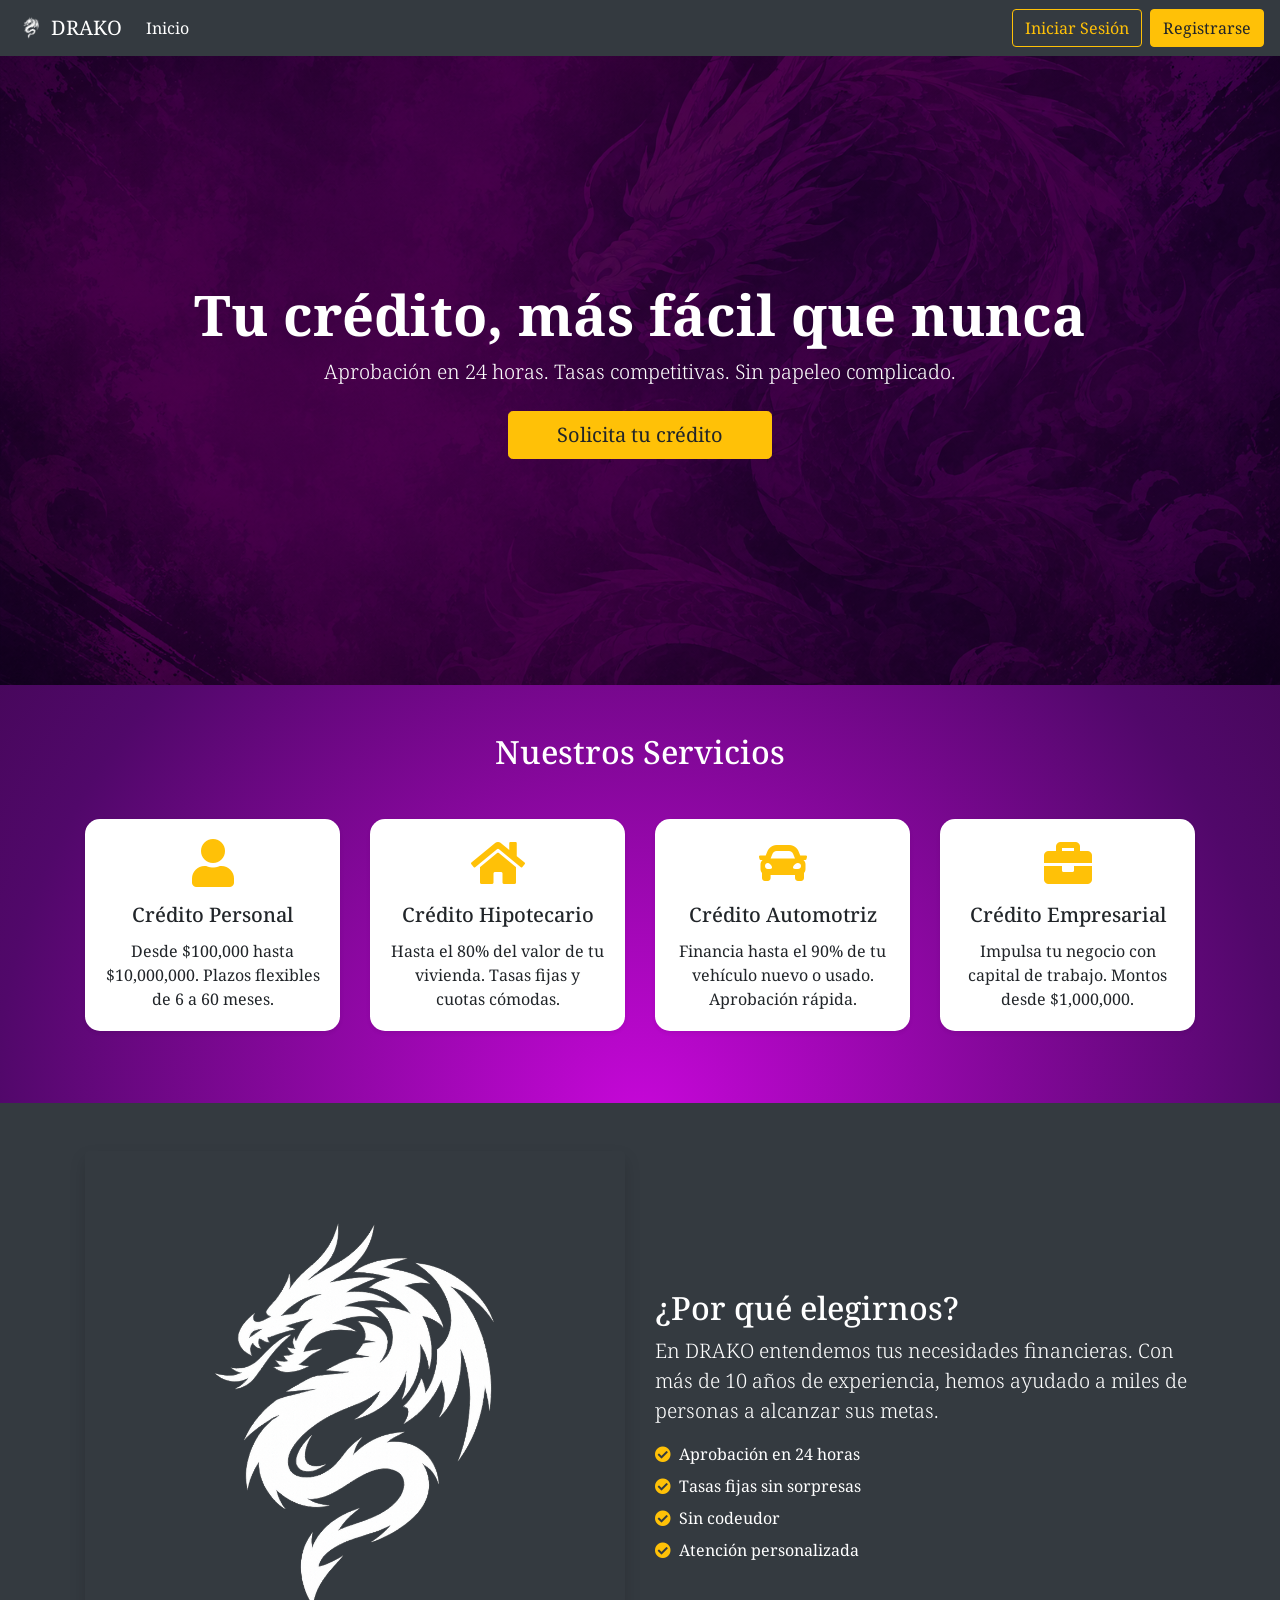
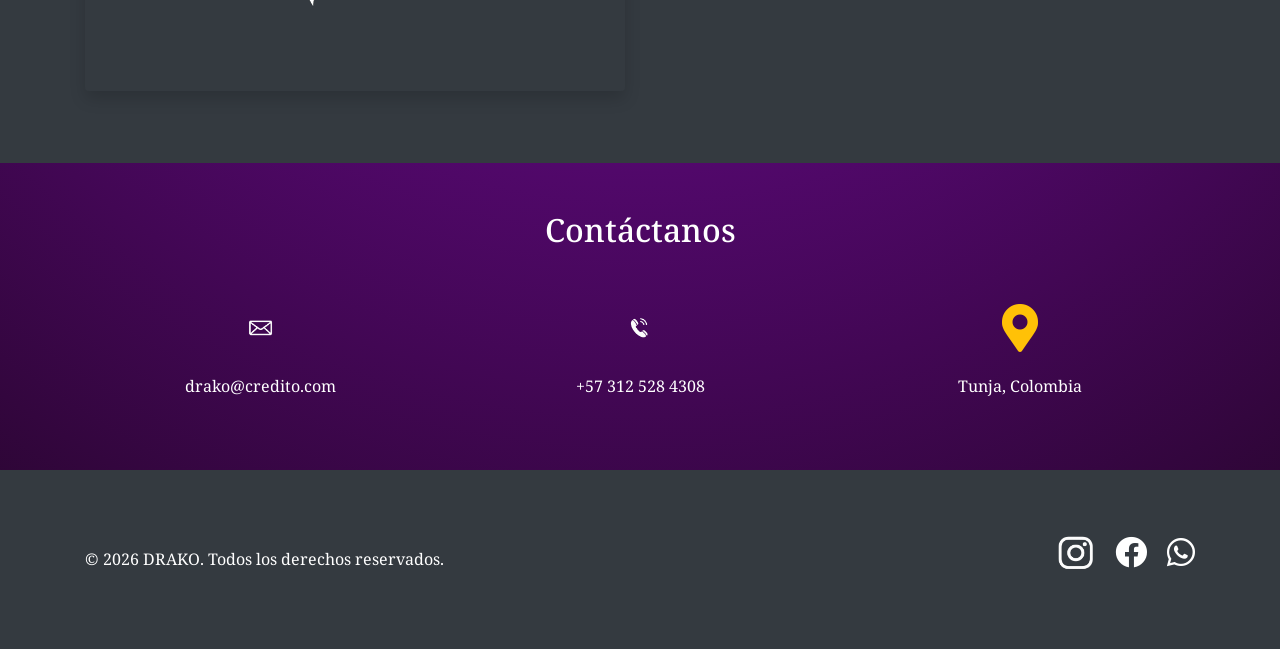
<file: index.html>
<!doctype html>
<html lang="es">
<head>
    <meta charset="utf-8">
    <meta name="viewport" content="width=device-width, initial-scale=1, shrink-to-fit=no">
    <link rel="stylesheet" href="https://cdn.jsdelivr.net/npm/bootstrap@4.6.2/dist/css/bootstrap.min.css" integrity="sha384-xOolHFLEh07PJGoPkLv1IbcEPTNtaed2xpHsD9ESMhqIYd0nLMwNLD69Npy4HI+N" crossorigin="anonymous">
    <link rel="stylesheet" href="./assets/fontawesome-free-5.15.4-web/css/all.min.css">
    <link rel="stylesheet" href="./css/styles.css">
    <title>DRAKO - Tu crédito fácil</title>
</head>
<body>

    <nav class="navbar navbar-expand-lg navbar-dark bg-dark fixed-top">
        <a class="navbar-brand" href="index.html">
            <img src="assets/logo.png" width="30" height="30" class="d-inline-block align-top rounded-circle" alt=""> DRAKO
        </a>
        <button class="navbar-toggler" type="button" data-toggle="collapse" data-target="#navbarNav">
            <span class="navbar-toggler-icon"></span>
        </button>
        <div class="collapse navbar-collapse" id="navbarNav">
            <ul class="navbar-nav mr-auto">
                <li class="nav-item active">
                    <a class="nav-link" href="index.html">Inicio</a>
                </li>
                <li class="nav-item" id="navMiPerfil" style="display:none;">
                    <a class="nav-link" href="perfil.html">Mi Perfil</a>
                </li>
            </ul>
            <div class="navbar-nav" id="navButtons">
                <a class="btn btn-outline-warning mr-2 mb-2 mb-lg-0" href="login.html">Iniciar Sesión</a>
                <a class="btn btn-warning" href="registro.html">Registrarse</a>
            </div>
        </div>
    </nav>

    <section class="hero d-flex align-items-center">
        <div class="container text-center">
            <h1 class="display-4 font-weight-bold">Tu crédito, más fácil que nunca</h1>
            <p class="lead mb-4">Aprobación en 24 horas. Tasas competitivas. Sin papeleo complicado.</p>
            <button onclick="solicitarCredito()" class="btn btn-warning btn-lg px-5">Solicita tu crédito</button>
        </div>
    </section>

    <section class="container py-5">
        <h2 class="text-center text-white mb-5">Nuestros Servicios</h2>
        <div class="row">
            <div class="col-lg-3 col-md-6 mb-4">
                <div class="card h-100 text-center shadow-sm">
                    <div class="card-body">
                        <i class="fas fa-user fa-3x text-warning mb-3"></i>
                        <h5 class="card-title">Crédito Personal</h5>
                        <p class="card-text">Desde $100,000 hasta $10,000,000. Plazos flexibles de 6 a 60 meses.</p>
                    </div>
                </div>
            </div>
            <div class="col-lg-3 col-md-6 mb-4">
                <a href="hipotecario.html" class="card-link d-block h-100">
                    <div class="card h-100 text-center shadow-sm">
                        <div class="card-body">
                            <i class="fas fa-home fa-3x text-warning mb-3"></i>
                            <h5 class="card-title">Crédito Hipotecario</h5>
                            <p class="card-text">Hasta el 80% del valor de tu vivienda. Tasas fijas y cuotas cómodas.</p>
                        </div>
                    </div>
                </a>
            </div>
            <div class="col-lg-3 col-md-6 mb-4">
                <div class="card h-100 text-center shadow-sm">
                    <div class="card-body">
                        <i class="fas fa-car fa-3x text-warning mb-3"></i>
                        <h5 class="card-title">Crédito Automotriz</h5>
                        <p class="card-text">Financia hasta el 90% de tu vehículo nuevo o usado. Aprobación rápida.</p>
                    </div>
                </div>
            </div>
            <div class="col-lg-3 col-md-6 mb-4">
                <div class="card h-100 text-center shadow-sm">
                    <div class="card-body">
                        <i class="fas fa-briefcase fa-3x text-warning mb-3"></i>
                        <h5 class="card-title">Crédito Empresarial</h5>
                        <p class="card-text">Impulsa tu negocio con capital de trabajo. Montos desde $1,000,000.</p>
                    </div>
                </div>
            </div>
        </div>
    </section>

    <section class="bg-dark py-5">
        <div class="container">
            <div class="row align-items-center">
                <div class="col-md-6 mb-4">
                    <img src="assets/logo.png" alt="Nuestro equipo" class="img-fluid rounded shadow">
                </div>
                <div class="col-md-6 text-white">
                    <h2>¿Por qué elegirnos?</h2>
                    <p class="lead">En DRAKO entendemos tus necesidades financieras. Con más de 10 años de experiencia, hemos ayudado a miles de personas a alcanzar sus metas.</p>
                    <ul class="list-unstyled">
                        <li class="mb-2"><i class="fas fa-check-circle text-warning mr-2"></i>Aprobación en 24 horas</li>
                        <li class="mb-2"><i class="fas fa-check-circle text-warning mr-2"></i>Tasas fijas sin sorpresas</li>
                        <li class="mb-2"><i class="fas fa-check-circle text-warning mr-2"></i>Sin codeudor</li>
                        <li class="mb-2"><i class="fas fa-check-circle text-warning mr-2"></i>Atención personalizada</li>
                    </ul>
                </div>
            </div>
        </div>
    </section>

    <section class="container py-5">
        <h2 class="text-center text-white mb-5">Contáctanos</h2>
        <div class="row justify-content-center">
            <div class="col-md-4 text-center text-white mb-4">
                <div class="contact-icon">
                    <img src="assets/correo.png" alt="Email">
                </div>
                <p class="mb-0">drako@credito.com</p>
            </div>
            <div class="col-md-4 text-center text-white mb-4">
                <div class="contact-icon">
                    <img src="assets/telefono.png" alt="Teléfono">
                </div>
                <p class="mb-0">+57 312 528 4308</p>
            </div>
            <div class="col-md-4 text-center text-white mb-4">
                <div class="contact-icon">
                    <i class="fas fa-map-marker-alt fa-3x text-warning"></i>
                </div>
                <p class="mb-0">Tunja, Colombia</p>
            </div>
        </div>
    </section>

    <footer class="bg-dark text-white py-4">
        <div class="container">
            <div class="row align-items-center">
                <div class="col-md-6 text-center text-md-left mb-3 mb-md-0">
                    <p class="mb-0">&copy; 2026 DRAKO. Todos los derechos reservados.</p>
                </div>
                <div class="col-md-6 text-center text-md-right">
                    <a href="#" class="text-white mr-3"><img src="assets/insta.png" alt="Instagram" class="footer-icon"></a>
                    <a href="#" class="text-white mr-3"><i class="fab fa-facebook fa-2x"></i></a>
                    <a href="#" class="text-white"><i class="fab fa-whatsapp fa-2x"></i></a>
                </div>
            </div>
        </div>
    </footer>

    <script src="https://cdn.jsdelivr.net/npm/jquery@3.5.1/dist/jquery.slim.min.js" integrity="sha384-DfXdz2htPH0lsSSs5nCTpuj/zy4C+OGpamoFVy38MVBnE+IbbVYUew+OrCXaRkfj" crossorigin="anonymous"></script>
    <script src="https://cdn.jsdelivr.net/npm/popper.js@1.16.1/dist/umd/popper.min.js" integrity="sha384-9/reFTGAW83EW2RDu2S0VKaIzap3H66lZH81PoYlFhbGU+6BZp6G7niu735Sk7lN" crossorigin="anonymous"></script>
    <script src="https://cdn.jsdelivr.net/npm/bootstrap@4.6.2/dist/js/bootstrap.min.js" integrity="sha384-+sLIOodYLS7CIrQpBjl+C7nPvqq+FbNUBDunl/OZv93DB7Ln/533i8e/mZXLi/P+" crossorigin="anonymous"></script>
    <script src="./js/index.js"></script>
    <script>actualizarNavbar()</script>
</body>
</html>
</file>
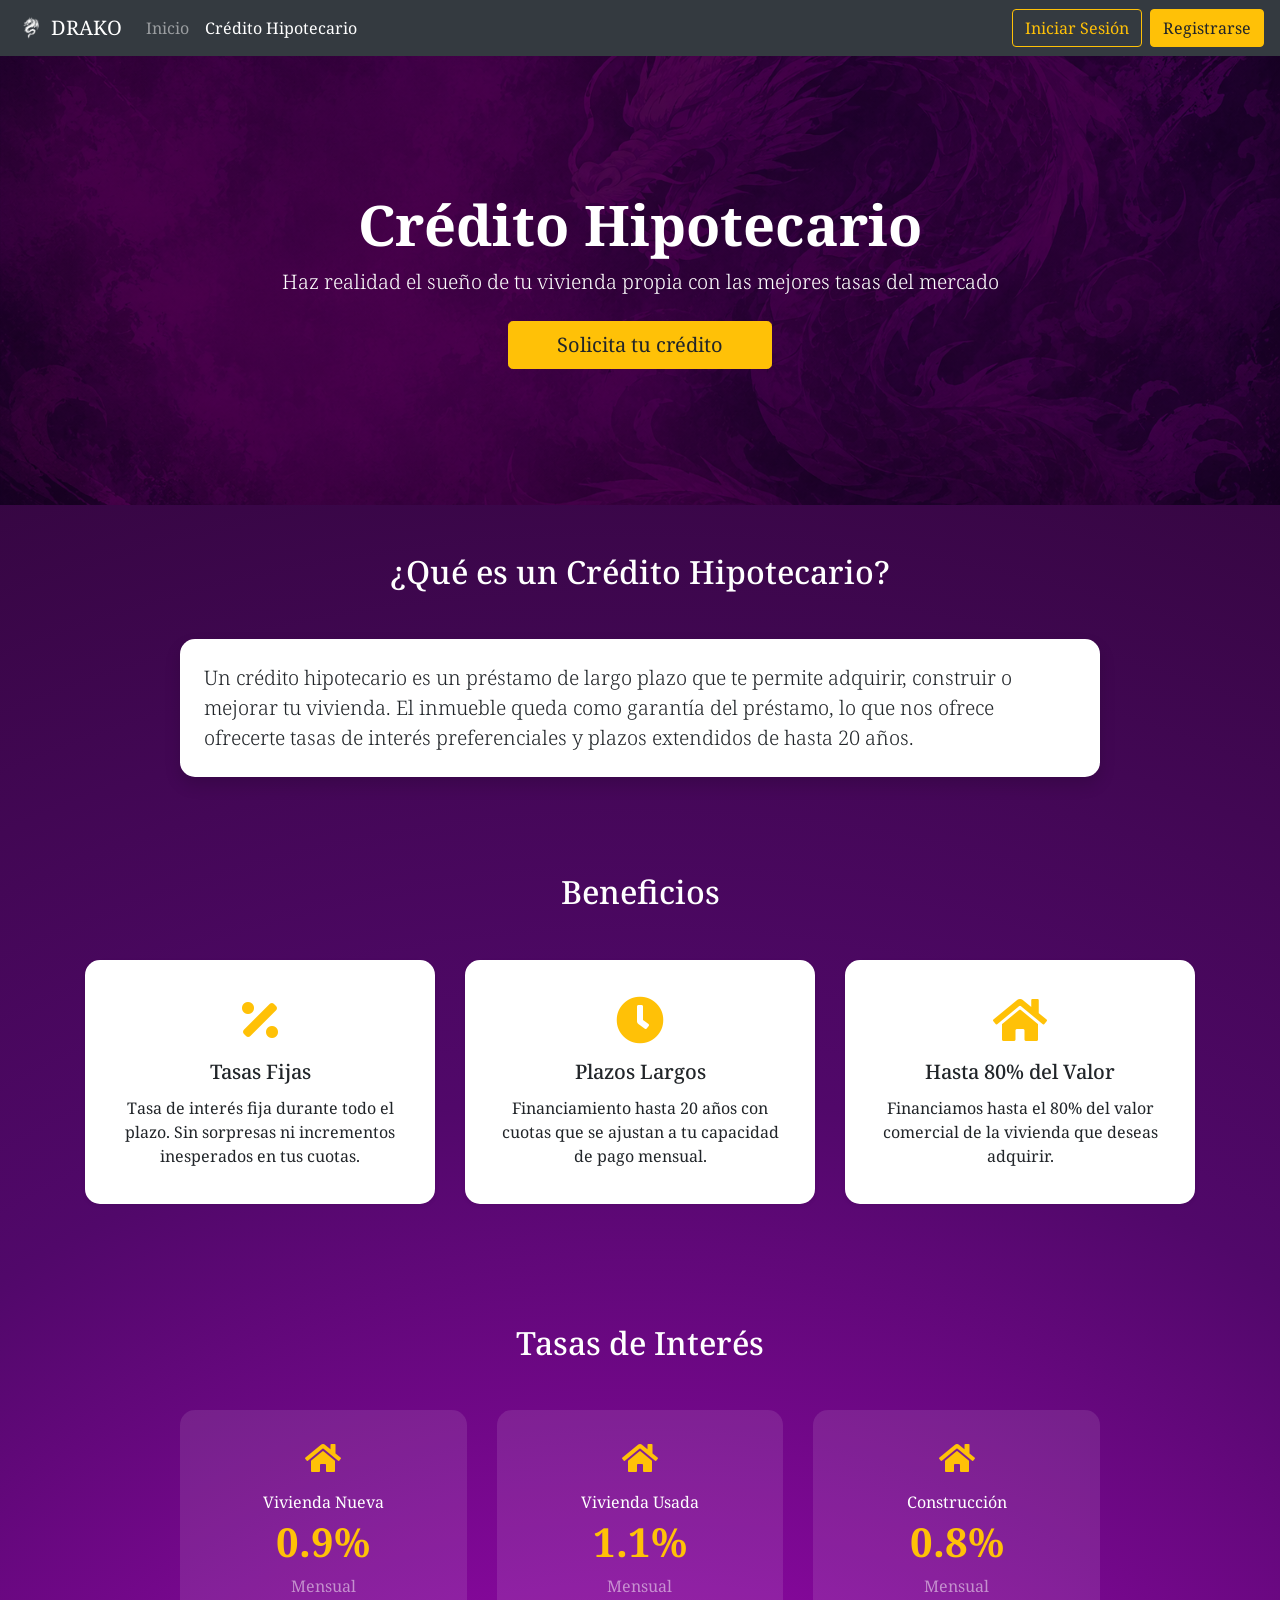
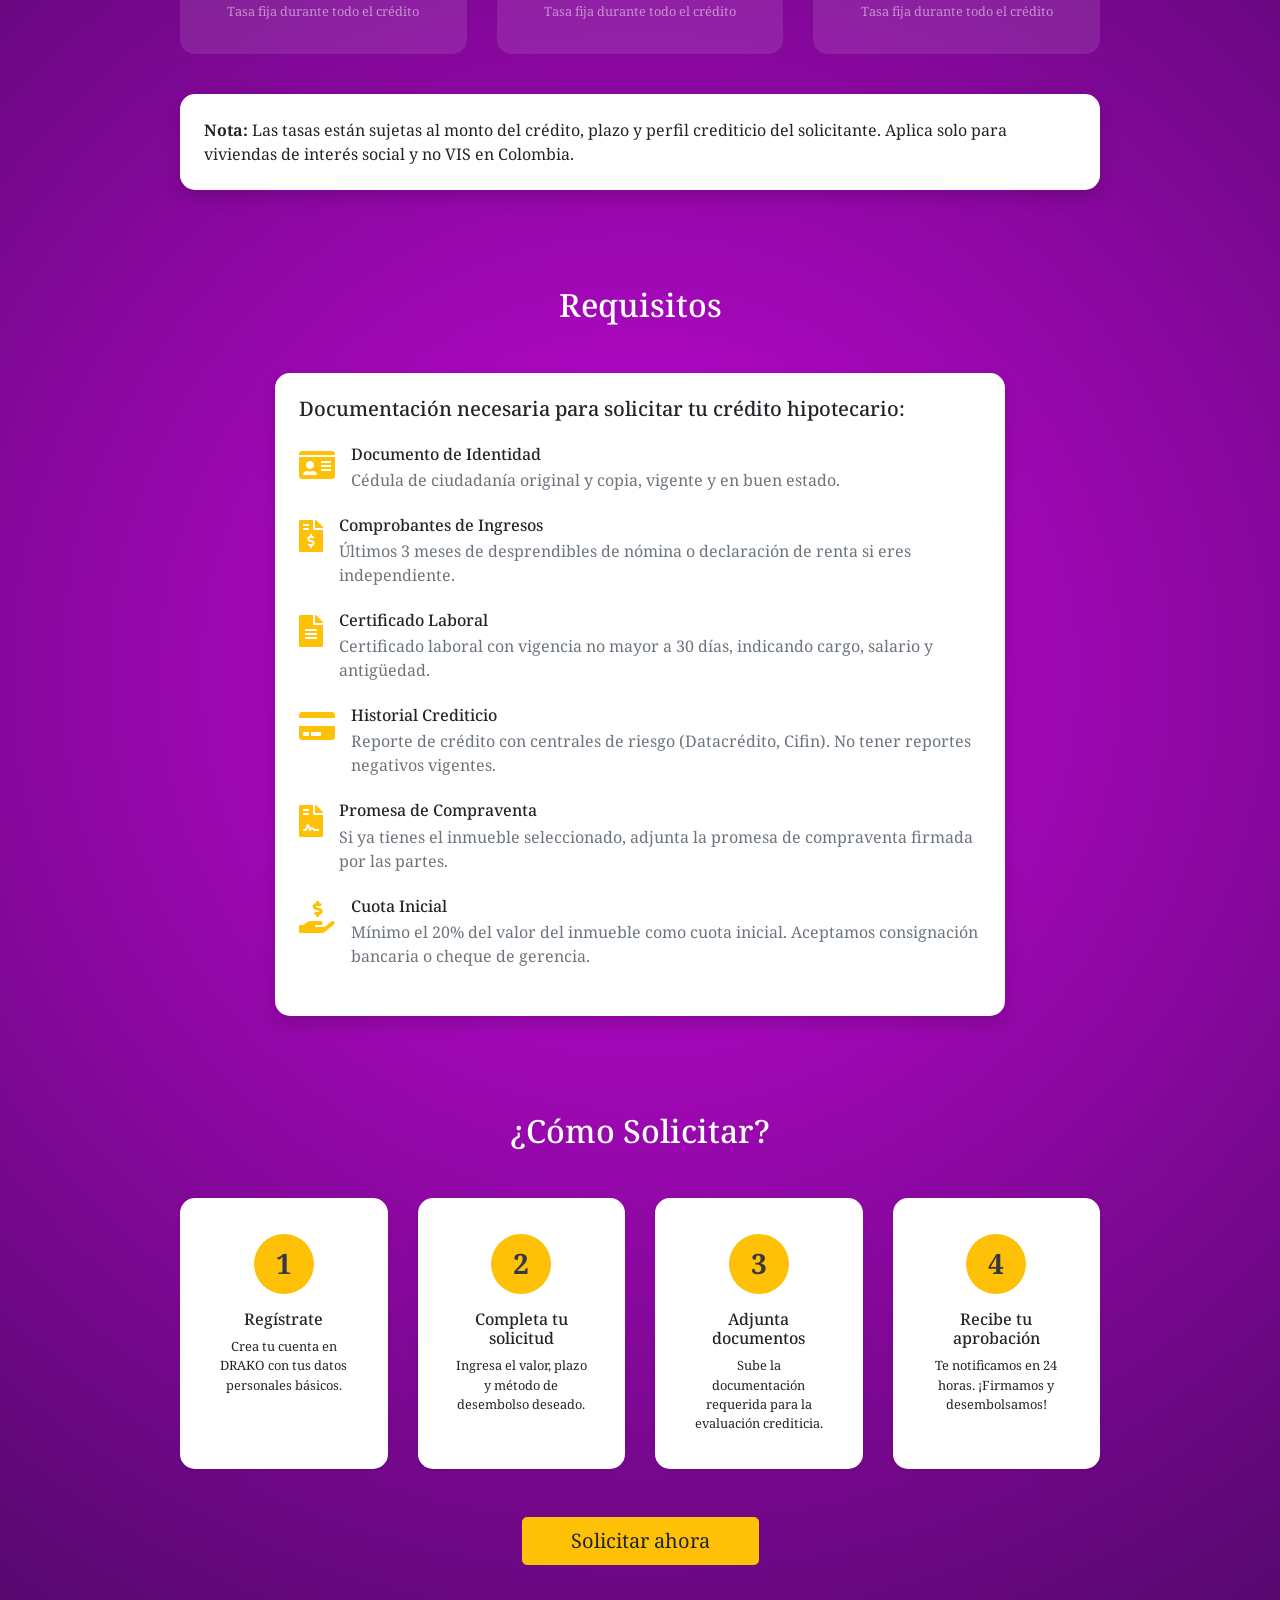
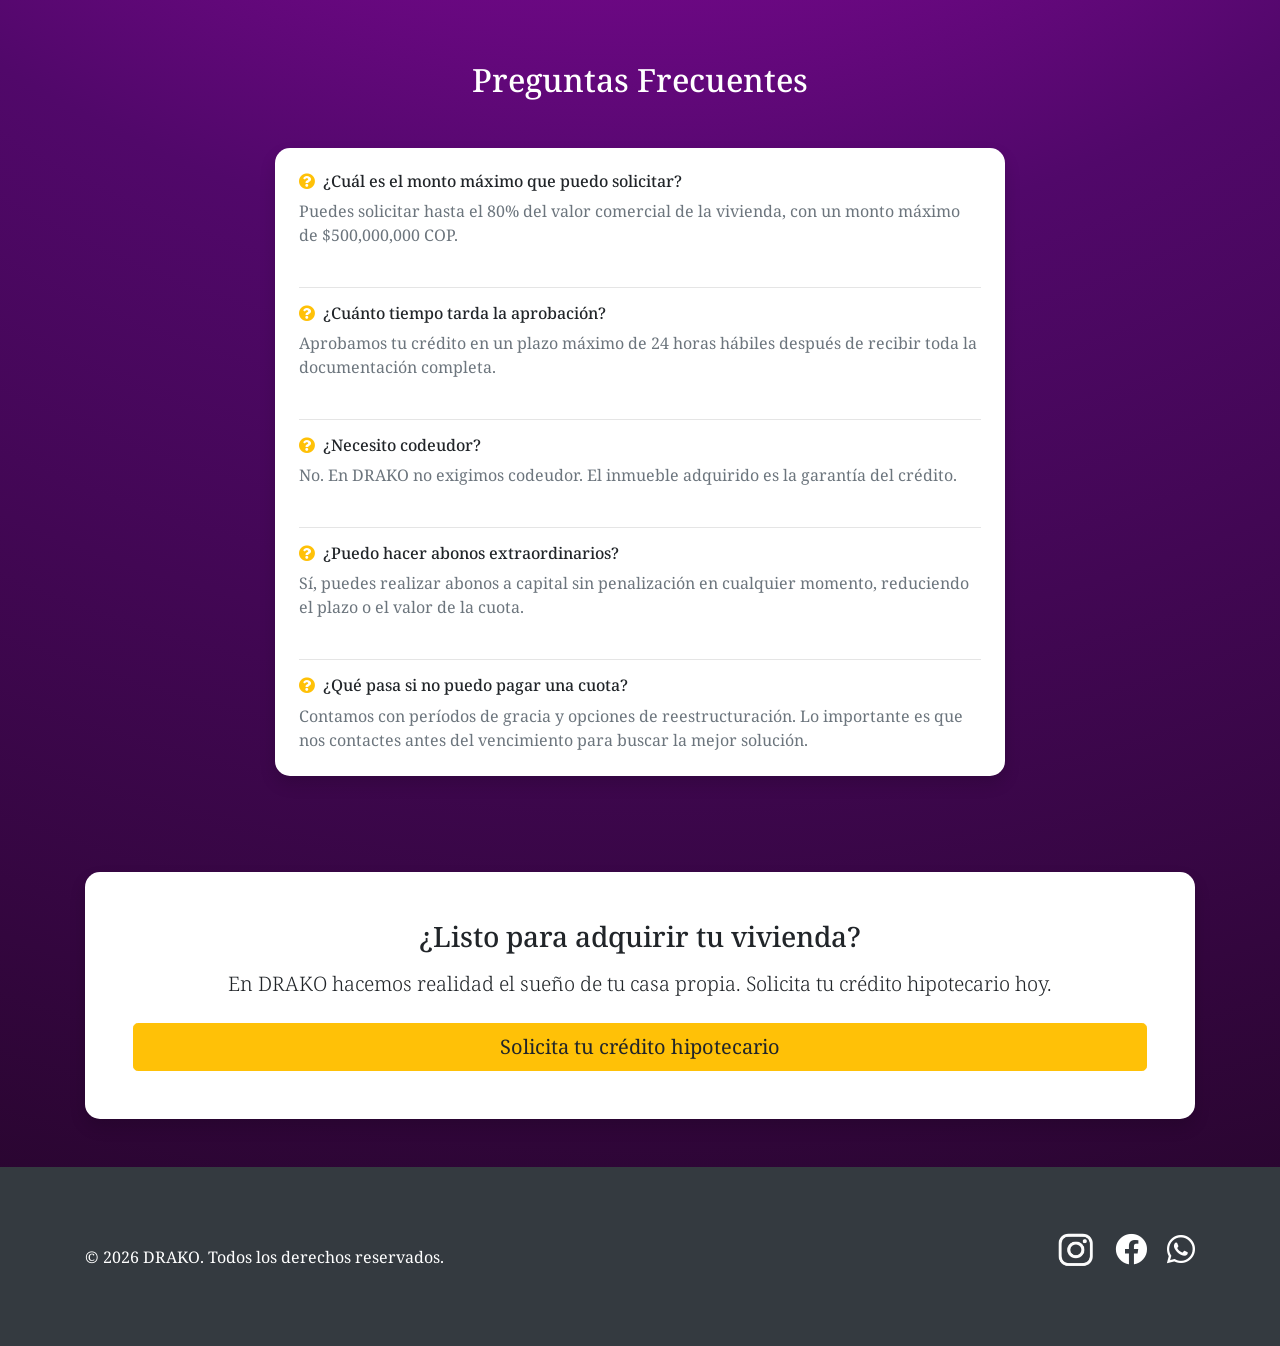
<file: hipotecario.html>
<!doctype html>
<html lang="es">
<head>
    <meta charset="utf-8">
    <meta name="viewport" content="width=device-width, initial-scale=1, shrink-to-fit=no">
    <link rel="stylesheet" href="https://cdn.jsdelivr.net/npm/bootstrap@4.6.2/dist/css/bootstrap.min.css" integrity="sha384-xOolHFLEh07PJGoPkLv1IbcEPTNtaed2xpHsD9ESMhqIYd0nLMwNLD69Npy4HI+N" crossorigin="anonymous">
    <link rel="stylesheet" href="./assets/fontawesome-free-5.15.4-web/css/all.min.css">
    <link rel="stylesheet" href="./css/styles.css">
    <title>Crédito Hipotecario - DRAKO</title>
</head>
<body>

    <nav class="navbar navbar-expand-lg navbar-dark bg-dark fixed-top">
        <a class="navbar-brand" href="index.html">
            <img src="assets/logo.png" width="30" height="30" class="d-inline-block align-top rounded-circle" alt=""> DRAKO
        </a>
        <button class="navbar-toggler" type="button" data-toggle="collapse" data-target="#navbarNav">
            <span class="navbar-toggler-icon"></span>
        </button>
        <div class="collapse navbar-collapse" id="navbarNav">
            <ul class="navbar-nav mr-auto">
                <li class="nav-item">
                    <a class="nav-link" href="index.html">Inicio</a>
                </li>
                <li class="nav-item active">
                    <a class="nav-link" href="hipotecario.html">Crédito Hipotecario</a>
                </li>
                <li class="nav-item" id="navMiPerfil" style="display:none;">
                    <a class="nav-link" href="perfil.html">Mi Perfil</a>
                </li>
            </ul>
            <div class="navbar-nav" id="navButtons">
                <a class="btn btn-outline-warning mr-2 mb-2 mb-lg-0" href="login.html">Iniciar Sesión</a>
                <a class="btn btn-warning" href="registro.html">Registrarse</a>
            </div>
        </div>
    </nav>

    <section class="hero-hipotecario">
        <div class="container text-center">
            <h1 class="display-4 font-weight-bold">Crédito Hipotecario</h1>
            <p class="lead mb-4">Haz realidad el sueño de tu vivienda propia con las mejores tasas del mercado</p>
            <button onclick="solicitarCredito()" class="btn btn-warning btn-lg px-5">Solicita tu crédito</button>
        </div>
    </section>

    <section class="container py-5">
        <h2 class="text-center text-white mb-5">¿Qué es un Crédito Hipotecario?</h2>
        <div class="row justify-content-center">
            <div class="col-lg-10">
                <div class="card p-4 shadow">
                    <p class="lead mb-0">Un crédito hipotecario es un préstamo de largo plazo que te permite adquirir, construir o mejorar tu vivienda. El inmueble queda como garantía del préstamo, lo que nos ofrece ofrecerte tasas de interés preferenciales y plazos extendidos de hasta 20 años.</p>
                </div>
            </div>
        </div>
    </section>

    <section class="container py-5">
        <h2 class="text-center text-white mb-5">Beneficios</h2>
        <div class="row">
            <div class="col-md-4 mb-4">
                <div class="card h-100 text-center shadow-sm p-3">
                    <div class="card-body">
                        <i class="fas fa-percentage fa-3x text-warning mb-3"></i>
                        <h5 class="card-title">Tasas Fijas</h5>
                        <p class="card-text">Tasa de interés fija durante todo el plazo. Sin sorpresas ni incrementos inesperados en tus cuotas.</p>
                    </div>
                </div>
            </div>
            <div class="col-md-4 mb-4">
                <div class="card h-100 text-center shadow-sm p-3">
                    <div class="card-body">
                        <i class="fas fa-clock fa-3x text-warning mb-3"></i>
                        <h5 class="card-title">Plazos Largos</h5>
                        <p class="card-text">Financiamiento hasta 20 años con cuotas que se ajustan a tu capacidad de pago mensual.</p>
                    </div>
                </div>
            </div>
            <div class="col-md-4 mb-4">
                <div class="card h-100 text-center shadow-sm p-3">
                    <div class="card-body">
                        <i class="fas fa-home fa-3x text-warning mb-3"></i>
                        <h5 class="card-title">Hasta 80% del Valor</h5>
                        <p class="card-text">Financiamos hasta el 80% del valor comercial de la vivienda que deseas adquirir.</p>
                    </div>
                </div>
            </div>
        </div>
    </section>

    <section class="container py-5">
        <h2 class="text-center text-white mb-5">Tasas de Interés</h2>
        <div class="row justify-content-center">
            <div class="col-lg-10">
                <div class="row">
                    <div class="col-md-4 mb-4">
                        <div class="rate-box">
                            <i class="fas fa-home fa-2x text-warning mb-3"></i>
                            <p class="text-white mb-1">Vivienda Nueva</p>
                            <h3>0.9%</h3>
                            <p class="text-white-50 mb-0">Mensual</p>
                            <small class="text-white-50">Tasa fija durante todo el crédito</small>
                        </div>
                    </div>
                    <div class="col-md-4 mb-4">
                        <div class="rate-box">
                            <i class="fas fa-home fa-2x text-warning mb-3"></i>
                            <p class="text-white mb-1">Vivienda Usada</p>
                            <h3>1.1%</h3>
                            <p class="text-white-50 mb-0">Mensual</p>
                            <small class="text-white-50">Tasa fija durante todo el crédito</small>
                        </div>
                    </div>
                    <div class="col-md-4 mb-4">
                        <div class="rate-box">
                            <i class="fas fa-home fa-2x text-warning mb-3"></i>
                            <p class="text-white mb-1">Construcción</p>
                            <h3>0.8%</h3>
                            <p class="text-white-50 mb-0">Mensual</p>
                            <small class="text-white-50">Tasa fija durante todo el crédito</small>
                        </div>
                    </div>
                </div>
                <div class="card p-4 shadow mt-3">
                    <p class="mb-0"><strong>Nota:</strong> Las tasas están sujetas al monto del crédito, plazo y perfil crediticio del solicitante. Aplica solo para viviendas de interés social y no VIS en Colombia.</p>
                </div>
            </div>
        </div>
    </section>

    <section class="container py-5">
        <h2 class="text-center text-white mb-5">Requisitos</h2>
        <div class="row justify-content-center">
            <div class="col-lg-8">
                <div class="card p-4 shadow">
                    <h5 class="mb-4">Documentación necesaria para solicitar tu crédito hipotecario:</h5>
                    <div class="requisito-item">
                        <i class="fas fa-id-card fa-2x text-warning"></i>
                        <div>
                            <h6 class="mb-1">Documento de Identidad</h6>
                            <p class="mb-0 text-muted">Cédula de ciudadanía original y copia, vigente y en buen estado.</p>
                        </div>
                    </div>
                    <div class="requisito-item">
                        <i class="fas fa-file-invoice-dollar fa-2x text-warning"></i>
                        <div>
                            <h6 class="mb-1">Comprobantes de Ingresos</h6>
                            <p class="mb-0 text-muted">Últimos 3 meses de desprendibles de nómina o declaración de renta si eres independiente.</p>
                        </div>
                    </div>
                    <div class="requisito-item">
                        <i class="fas fa-file-alt fa-2x text-warning"></i>
                        <div>
                            <h6 class="mb-1">Certificado Laboral</h6>
                            <p class="mb-0 text-muted">Certificado laboral con vigencia no mayor a 30 días, indicando cargo, salario y antigüedad.</p>
                        </div>
                    </div>
                    <div class="requisito-item">
                        <i class="fas fa-credit-card fa-2x text-warning"></i>
                        <div>
                            <h6 class="mb-1">Historial Crediticio</h6>
                            <p class="mb-0 text-muted">Reporte de crédito con centrales de riesgo (Datacrédito, Cifin). No tener reportes negativos vigentes.</p>
                        </div>
                    </div>
                    <div class="requisito-item">
                        <i class="fas fa-file-contract fa-2x text-warning"></i>
                        <div>
                            <h6 class="mb-1">Promesa de Compraventa</h6>
                            <p class="mb-0 text-muted">Si ya tienes el inmueble seleccionado, adjunta la promesa de compraventa firmada por las partes.</p>
                        </div>
                    </div>
                    <div class="requisito-item">
                        <i class="fas fa-hand-holding-usd fa-2x text-warning"></i>
                        <div>
                            <h6 class="mb-1">Cuota Inicial</h6>
                            <p class="mb-0 text-muted">Mínimo el 20% del valor del inmueble como cuota inicial. Aceptamos consignación bancaria o cheque de gerencia.</p>
                        </div>
                    </div>
                </div>
            </div>
        </div>
    </section>

    <section class="container py-5">
        <h2 class="text-center text-white mb-5">¿Cómo Solicitar?</h2>
        <div class="row justify-content-center">
            <div class="col-lg-10">
                <div class="row">
                    <div class="col-md-3 mb-4">
                        <div class="card h-100 text-center shadow-sm p-3">
                            <div class="card-body">
                                <div class="bg-warning text-dark rounded-circle d-inline-flex align-items-center justify-content-center mb-3" style="width: 60px; height: 60px;">
                                    <h3 class="mb-0 font-weight-bold">1</h3>
                                </div>
                                <h6>Regístrate</h6>
                                <p class="card-text small">Crea tu cuenta en DRAKO con tus datos personales básicos.</p>
                            </div>
                        </div>
                    </div>
                    <div class="col-md-3 mb-4">
                        <div class="card h-100 text-center shadow-sm p-3">
                            <div class="card-body">
                                <div class="bg-warning text-dark rounded-circle d-inline-flex align-items-center justify-content-center mb-3" style="width: 60px; height: 60px;">
                                    <h3 class="mb-0 font-weight-bold">2</h3>
                                </div>
                                <h6>Completa tu solicitud</h6>
                                <p class="card-text small">Ingresa el valor, plazo y método de desembolso deseado.</p>
                            </div>
                        </div>
                    </div>
                    <div class="col-md-3 mb-4">
                        <div class="card h-100 text-center shadow-sm p-3">
                            <div class="card-body">
                                <div class="bg-warning text-dark rounded-circle d-inline-flex align-items-center justify-content-center mb-3" style="width: 60px; height: 60px;">
                                    <h3 class="mb-0 font-weight-bold">3</h3>
                                </div>
                                <h6>Adjunta documentos</h6>
                                <p class="card-text small">Sube la documentación requerida para la evaluación crediticia.</p>
                            </div>
                        </div>
                    </div>
                    <div class="col-md-3 mb-4">
                        <div class="card h-100 text-center shadow-sm p-3">
                            <div class="card-body">
                                <div class="bg-warning text-dark rounded-circle d-inline-flex align-items-center justify-content-center mb-3" style="width: 60px; height: 60px;">
                                    <h3 class="mb-0 font-weight-bold">4</h3>
                                </div>
                                <h6>Recibe tu aprobación</h6>
                                <p class="card-text small">Te notificamos en 24 horas. ¡Firmamos y desembolsamos!</p>
                            </div>
                        </div>
                    </div>
                </div>
                <div class="text-center mt-4">
                    <button onclick="solicitarCredito()" class="btn btn-warning btn-lg px-5">Solicitar ahora</button>
                </div>
            </div>
        </div>
    </section>

    <section class="container py-5">
        <h2 class="text-center text-white mb-5">Preguntas Frecuentes</h2>
        <div class="row justify-content-center">
            <div class="col-lg-8">
                <div class="card p-4 shadow">
                    <div class="mb-4">
                        <h6><i class="fas fa-question-circle text-warning mr-2"></i>¿Cuál es el monto máximo que puedo solicitar?</h6>
                        <p class="text-muted mb-0">Puedes solicitar hasta el 80% del valor comercial de la vivienda, con un monto máximo de $500,000,000 COP.</p>
                    </div>
                    <hr>
                    <div class="mb-4">
                        <h6><i class="fas fa-question-circle text-warning mr-2"></i>¿Cuánto tiempo tarda la aprobación?</h6>
                        <p class="text-muted mb-0">Aprobamos tu crédito en un plazo máximo de 24 horas hábiles después de recibir toda la documentación completa.</p>
                    </div>
                    <hr>
                    <div class="mb-4">
                        <h6><i class="fas fa-question-circle text-warning mr-2"></i>¿Necesito codeudor?</h6>
                        <p class="text-muted mb-0">No. En DRAKO no exigimos codeudor. El inmueble adquirido es la garantía del crédito.</p>
                    </div>
                    <hr>
                    <div class="mb-4">
                        <h6><i class="fas fa-question-circle text-warning mr-2"></i>¿Puedo hacer abonos extraordinarios?</h6>
                        <p class="text-muted mb-0">Sí, puedes realizar abonos a capital sin penalización en cualquier momento, reduciendo el plazo o el valor de la cuota.</p>
                    </div>
                    <hr>
                    <div class="mb-0">
                        <h6><i class="fas fa-question-circle text-warning mr-2"></i>¿Qué pasa si no puedo pagar una cuota?</h6>
                        <p class="text-muted mb-0">Contamos con períodos de gracia y opciones de reestructuración. Lo importante es que nos contactes antes del vencimiento para buscar la mejor solución.</p>
                    </div>
                </div>
            </div>
        </div>
    </section>

    <section class="container py-5 text-center">
        <div class="card p-5 shadow">
            <h3 class="mb-3">¿Listo para adquirir tu vivienda?</h3>
            <p class="lead mb-4">En DRAKO hacemos realidad el sueño de tu casa propia. Solicita tu crédito hipotecario hoy.</p>
            <button onclick="solicitarCredito()" class="btn btn-warning btn-lg px-5">Solicita tu crédito hipotecario</button>
        </div>
    </section>

    <footer class="bg-dark text-white py-4">
        <div class="container">
            <div class="row align-items-center">
                <div class="col-md-6 text-center text-md-left mb-3 mb-md-0">
                    <p class="mb-0">&copy; 2026 DRAKO. Todos los derechos reservados.</p>
                </div>
                <div class="col-md-6 text-center text-md-right">
                    <a href="#" class="text-white mr-3"><img src="assets/insta.png" alt="Instagram" class="footer-icon"></a>
                    <a href="#" class="text-white mr-3"><i class="fab fa-facebook fa-2x"></i></a>
                    <a href="#" class="text-white"><i class="fab fa-whatsapp fa-2x"></i></a>
                </div>
            </div>
        </div>
    </footer>

    <script src="https://cdn.jsdelivr.net/npm/jquery@3.5.1/dist/jquery.slim.min.js" integrity="sha384-DfXdz2htPH0lsSSs5nCTpuj/zy4C+OGpamoFVy38MVBnE+IbbVYUew+OrCXaRkfj" crossorigin="anonymous"></script>
    <script src="https://cdn.jsdelivr.net/npm/popper.js@1.16.1/dist/umd/popper.min.js" integrity="sha384-9/reFTGAW83EW2RDu2S0VKaIzap3H66lZH81PoYlFhbGU+6BZp6G7niu735Sk7lN" crossorigin="anonymous"></script>
    <script src="https://cdn.jsdelivr.net/npm/bootstrap@4.6.2/dist/js/bootstrap.min.js" integrity="sha384-+sLIOodYLS7CIrQpBjl+C7nPvqq+FbNUBDunl/OZv93DB7Ln/533i8e/mZXLi/P+" crossorigin="anonymous"></script>
    <script src="./js/index.js"></script>
    <script>actualizarNavbar()</script>
</body>
</html>
</file>
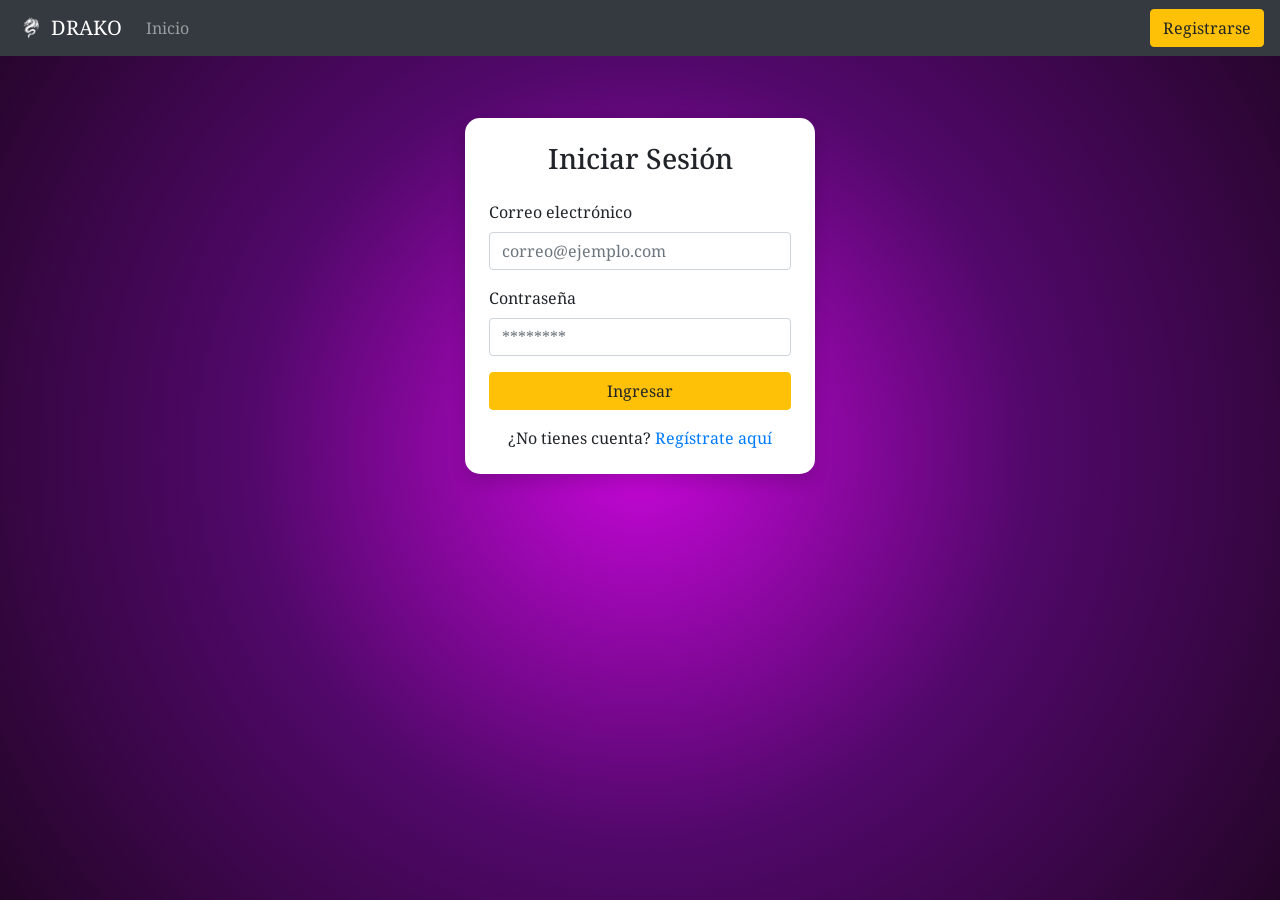
<file: login.html>
<!doctype html>
<html lang="es">
<head>
    <meta charset="utf-8">
    <meta name="viewport" content="width=device-width, initial-scale=1, shrink-to-fit=no">
    <link rel="stylesheet" href="https://cdn.jsdelivr.net/npm/bootstrap@4.6.2/dist/css/bootstrap.min.css" integrity="sha384-xOolHFLEh07PJGoPkLv1IbcEPTNtaed2xpHsD9ESMhqIYd0nLMwNLD69Npy4HI+N" crossorigin="anonymous">
    <link rel="stylesheet" href="./assets/fontawesome-free-5.15.4-web/css/all.min.css">
    <link rel="stylesheet" href="./css/styles.css">
    <title>Iniciar Sesión - DRAKO</title>
</head>
<body>

    <nav class="navbar navbar-expand-lg navbar-dark bg-dark fixed-top">
        <a class="navbar-brand" href="index.html">
            <img src="assets/logo.png" width="30" height="30" class="d-inline-block align-top rounded-circle" alt=""> DRAKO
        </a>
        <button class="navbar-toggler" type="button" data-toggle="collapse" data-target="#navbarNav">
            <span class="navbar-toggler-icon"></span>
        </button>
        <div class="collapse navbar-collapse" id="navbarNav">
            <ul class="navbar-nav mr-auto">
                <li class="nav-item">
                    <a class="nav-link" href="index.html">Inicio</a>
                </li>
                <li class="nav-item" id="navMiPerfil" style="display:none;">
                    <a class="nav-link" href="perfil.html">Mi Perfil</a>
                </li>
            </ul>
            <div class="navbar-nav" id="navButtons">
                <a class="btn btn-warning" href="registro.html">Registrarse</a>
            </div>
        </div>
    </nav>

    <div class="container">
        <div class="row justify-content-center mt-5">
            <div class="col-md-6 col-lg-4">
                <div class="card p-4 shadow">
                    <h3 class="text-center mb-4">Iniciar Sesión</h3>
                    <div class="form-group">
                        <label>Correo electrónico</label>
                        <input type="email" class="form-control" id="email" placeholder="correo@ejemplo.com">
                    </div>
                    <div class="form-group">
                        <label>Contraseña</label>
                        <input type="password" class="form-control" id="password" placeholder="********">
                    </div>
                    <button class="btn btn-warning btn-block" onclick="entrar()">Ingresar</button>
                    <p class="text-center mt-3 mb-0">¿No tienes cuenta? <a href="registro.html">Regístrate aquí</a></p>
                </div>
            </div>
        </div>
    </div>

    <script src="https://cdn.jsdelivr.net/npm/jquery@3.5.1/dist/jquery.slim.min.js" integrity="sha384-DfXdz2htPH0lsSSs5nCTpuj/zy4C+OGpamoFVy38MVBnE+IbbVYUew+OrCXaRkfj" crossorigin="anonymous"></script>
    <script src="https://cdn.jsdelivr.net/npm/popper.js@1.16.1/dist/umd/popper.min.js" integrity="sha384-9/reFTGAW83EW2RDu2S0VKaIzap3H66lZH81PoYlFhbGU+6BZp6G7niu735Sk7lN" crossorigin="anonymous"></script>
    <script src="https://cdn.jsdelivr.net/npm/bootstrap@4.6.2/dist/js/bootstrap.min.js" integrity="sha384-+sLIOodYLS7CIrQpBjl+C7nPvqq+FbNUBDunl/OZv93DB7Ln/533i8e/mZXLi/P+" crossorigin="anonymous"></script>
    <script src="./js/index.js"></script>
    <script>actualizarNavbar()</script>
</body>
</html>
</file>
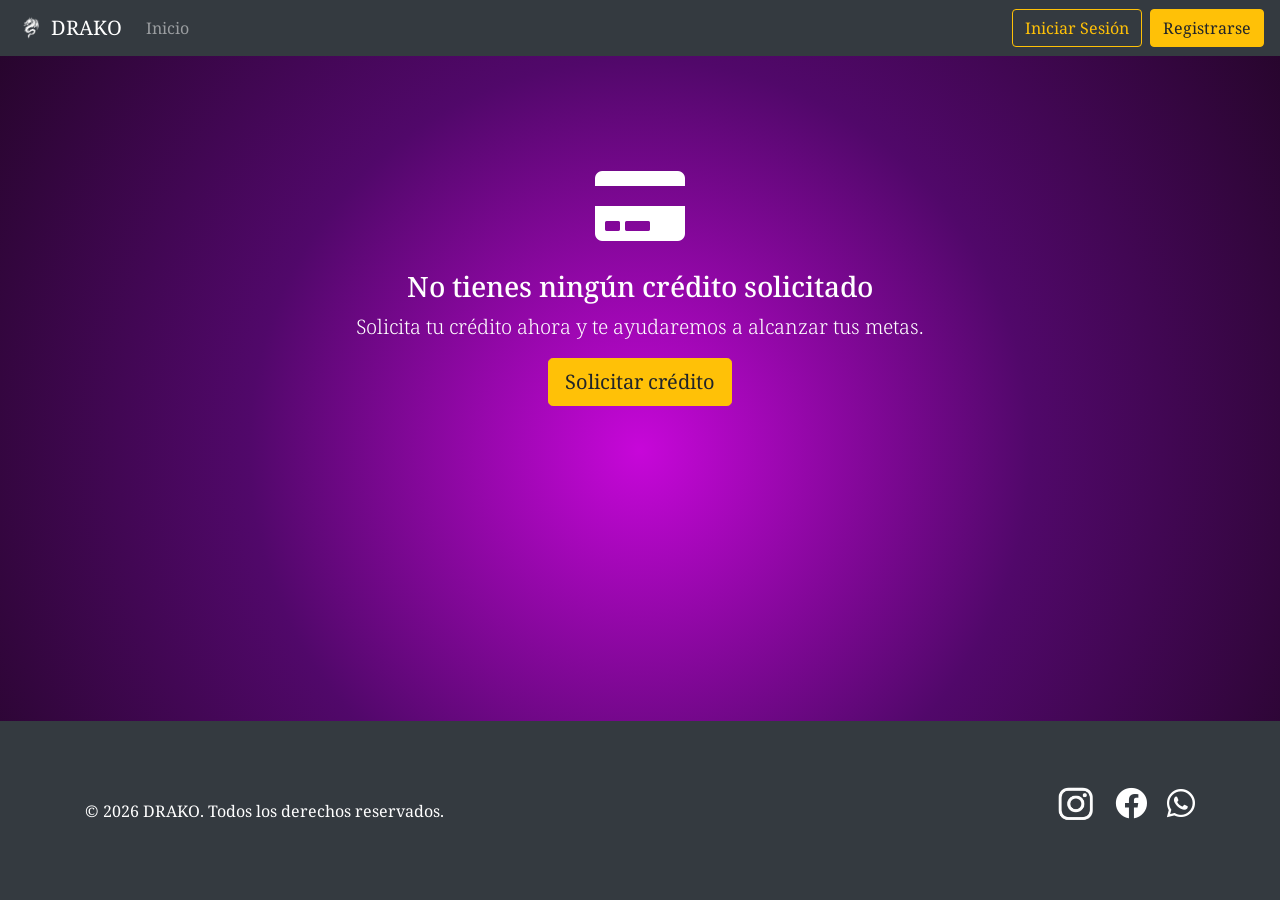
<file: micredito.html>
<!doctype html>
<html lang="es">
<head>
    <meta charset="utf-8">
    <meta name="viewport" content="width=device-width, initial-scale=1, shrink-to-fit=no">
    <link rel="stylesheet" href="https://cdn.jsdelivr.net/npm/bootstrap@4.6.2/dist/css/bootstrap.min.css" integrity="sha384-xOolHFLEh07PJGoPkLv1IbcEPTNtaed2xpHsD9ESMhqIYd0nLMwNLD69Npy4HI+N" crossorigin="anonymous">
    <link rel="stylesheet" href="./assets/fontawesome-free-5.15.4-web/css/all.min.css">
    <link rel="stylesheet" href="./css/styles.css">
    <title>Mi crédito - DRAKO</title>
</head>
<body class="d-flex flex-column min-vh-100">

    <nav class="navbar navbar-expand-lg navbar-dark bg-dark fixed-top">
        <a class="navbar-brand" href="index.html">
            <img src="assets/logo.png" width="30" height="30" class="d-inline-block align-top rounded-circle" alt=""> DRAKO
        </a>
        <button class="navbar-toggler" type="button" data-toggle="collapse" data-target="#navbarNav">
            <span class="navbar-toggler-icon"></span>
        </button>
        <div class="collapse navbar-collapse" id="navbarNav">
            <ul class="navbar-nav mr-auto">
                <li class="nav-item">
                    <a class="nav-link" href="index.html">Inicio</a>
                </li>
                <li class="nav-item" id="navMiPerfil" style="display:none;">
                    <a class="nav-link" href="perfil.html">Mi Perfil</a>
                </li>
            </ul>
            <div class="navbar-nav" id="navButtons">
                <a class="btn btn-outline-warning mr-2 mb-2 mb-lg-0" href="login.html">Iniciar Sesión</a>
                <a class="btn btn-warning" href="registro.html">Registrarse</a>
            </div>
        </div>
    </nav>

    <div class="container py-5 flex-fill">
        <div class="row justify-content-center">
            <div class="col-lg-8">
                <div id="sinCredito" class="text-center text-white py-5">
                    <i class="fas fa-credit-card fa-5x mb-4"></i>
                    <h3>No tienes ningún crédito solicitado</h3>
                    <p class="lead">Solicita tu crédito ahora y te ayudaremos a alcanzar tus metas.</p>
                    <button class="btn btn-warning btn-lg" onclick="solicitarCredito()">Solicitar crédito</button>
                </div>

                <div id="conCredito" style="display:none;">
                    <div class="card p-4 shadow">
                        <h3 class="text-center mb-4">Mi crédito</h3>
                        <div class="row mb-4">
                            <div class="col-sm-6 mb-3">
                                <div class="bg-warning text-dark p-3 rounded text-center h-100">
                                    <small>Total a pagar</small>
                                    <h4 class="mb-0 font-weight-bold" id="miTotalPagar">$0</h4>
                                </div>
                            </div>
                            <div class="col-sm-6 mb-3">
                                <div class="bg-warning text-dark p-3 rounded text-center h-100">
                                    <small>Valor por cuota</small>
                                    <h4 class="mb-0 font-weight-bold" id="miValorCuota">$0</h4>
                                </div>
                            </div>
                        </div>
                        <div class="bg-dark text-white p-3 rounded mb-4" id="miDesembolsoInfo"></div>
                        <h5>Plan de pagos</h5>
                        <div class="table-responsive">
                            <table class="table table-dark table-striped">
                                <thead>
                                    <tr>
                                        <th>#</th>
                                        <th>Fecha</th>
                                        <th>Valor cuota</th>
                                    </tr>
                                </thead>
                                <tbody id="miPlanPagos"></tbody>
                            </table>
                        </div>
                    </div>
                </div>
            </div>
        </div>
    </div>

    <footer class="bg-dark text-white py-4 flex-shrink-0">
        <div class="container">
            <div class="row align-items-center">
                <div class="col-md-6 text-center text-md-left mb-3 mb-md-0">
                    <p class="mb-0">&copy; 2026 DRAKO. Todos los derechos reservados.</p>
                </div>
                <div class="col-md-6 text-center text-md-right">
                    <a href="#" class="text-white mr-3"><img src="assets/insta.png" alt="Instagram" class="footer-icon"></a>
                    <a href="#" class="text-white mr-3"><i class="fab fa-facebook fa-2x"></i></a>
                    <a href="#" class="text-white"><i class="fab fa-whatsapp fa-2x"></i></a>
                </div>
            </div>
        </div>
    </footer>

    <script src="https://cdn.jsdelivr.net/npm/jquery@3.5.1/dist/jquery.slim.min.js" integrity="sha384-DfXdz2htPH0lsSSs5nCTpuj/zy4C+OGpamoFVy38MVBnE+IbbVYUew+OrCXaRkfj" crossorigin="anonymous"></script>
    <script src="https://cdn.jsdelivr.net/npm/popper.js@1.16.1/dist/umd/popper.min.js" integrity="sha384-9/reFTGAW83EW2RDu2S0VKaIzap3H66lZH81PoYlFhbGU+6BZp6G7niu735Sk7lN" crossorigin="anonymous"></script>
    <script src="https://cdn.jsdelivr.net/npm/bootstrap@4.6.2/dist/js/bootstrap.min.js" integrity="sha384-+sLIOodYLS7CIrQpBjl+C7nPvqq+FbNUBDunl/OZv93DB7Ln/533i8e/mZXLi/P+" crossorigin="anonymous"></script>
    <script src="./js/index.js"></script>
    <script>
        var solicitud = JSON.parse(localStorage.getItem("solicitudActual"))
        if(solicitud){
            document.getElementById("sinCredito").style.display = "none"
            document.getElementById("conCredito").style.display = "block"

            document.getElementById("miTotalPagar").textContent = "$" + solicitud.totalPagar.toLocaleString("es-CO", { minimumFractionDigits: 2, maximumFractionDigits: 2 })
            document.getElementById("miValorCuota").textContent = "$" + solicitud.valorCuota.toLocaleString("es-CO", { minimumFractionDigits: 2, maximumFractionDigits: 2 })

            var usuario = JSON.parse(localStorage.getItem("usuarioLogeado"))
            if(solicitud.metodo == "efectivo"){
                document.getElementById("miDesembolsoInfo").innerHTML = "<strong>Método de desembolso:</strong> Efectivo<br><strong>Dirección de entrega:</strong> " + (usuario ? usuario.direccion : "—")
            } else {
                document.getElementById("miDesembolsoInfo").innerHTML = "<strong>Método de desembolso:</strong> Transferencia<br><strong>Número de cuenta/teléfono:</strong> " + solicitud.cuentaTransferencia
            }

            var tbody = document.getElementById("miPlanPagos")
            solicitud.planPagos.forEach(function(item){
                var fila = "<tr><td>" + item.cuota + "</td><td>" + item.fecha + "</td><td>$" + item.valor.toLocaleString("es-CO", { minimumFractionDigits: 2, maximumFractionDigits: 2 }) + "</td></tr>"
                tbody.innerHTML += fila
            })
        }
        actualizarNavbar()
    </script>
</body>
</html>
</file>
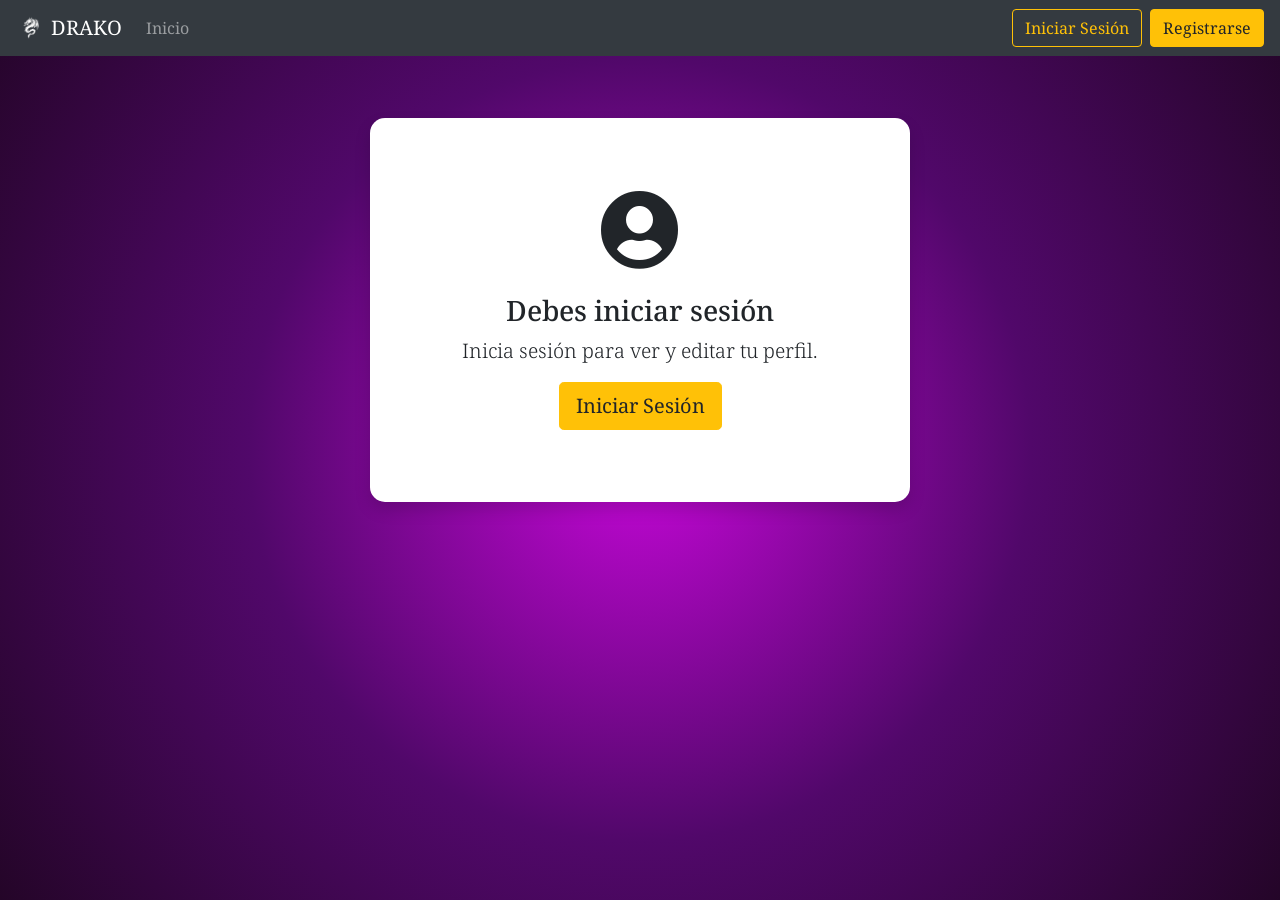
<file: perfil.html>
<!doctype html>
<html lang="es">
<head>
    <meta charset="utf-8">
    <meta name="viewport" content="width=device-width, initial-scale=1, shrink-to-fit=no">
    <link rel="stylesheet" href="https://cdn.jsdelivr.net/npm/bootstrap@4.6.2/dist/css/bootstrap.min.css" integrity="sha384-xOolHFLEh07PJGoPkLv1IbcEPTNtaed2xpHsD9ESMhqIYd0nLMwNLD69Npy4HI+N" crossorigin="anonymous">
    <link rel="stylesheet" href="./assets/fontawesome-free-5.15.4-web/css/all.min.css">
    <link rel="stylesheet" href="./css/styles.css">
    <title>Mi Perfil - DRAKO</title>
</head>
<body>

    <nav class="navbar navbar-expand-lg navbar-dark bg-dark fixed-top">
        <a class="navbar-brand" href="index.html">
            <img src="assets/logo.png" width="30" height="30" class="d-inline-block align-top rounded-circle" alt=""> DRAKO
        </a>
        <button class="navbar-toggler" type="button" data-toggle="collapse" data-target="#navbarNav">
            <span class="navbar-toggler-icon"></span>
        </button>
        <div class="collapse navbar-collapse" id="navbarNav">
            <ul class="navbar-nav mr-auto">
                <li class="nav-item">
                    <a class="nav-link" href="index.html">Inicio</a>
                </li>
                <li class="nav-item" id="navMiPerfil" style="display:none;">
                    <a class="nav-link" href="perfil.html">Mi Perfil</a>
                </li>
            </ul>
            <div class="navbar-nav" id="navButtons">
                <a class="btn btn-outline-warning mr-2 mb-2 mb-lg-0" href="login.html">Iniciar Sesión</a>
                <a class="btn btn-warning" href="registro.html">Registrarse</a>
            </div>
        </div>
    </nav>

    <div class="container">
        <div class="row justify-content-center mt-5">
            <div class="col-md-8 col-lg-6">
                <div class="card p-4 shadow">
                    <div id="sinSesion" class="text-center py-5" style="display:none;">
                        <i class="fas fa-user-circle fa-5x mb-4"></i>
                        <h3>Debes iniciar sesión</h3>
                        <p class="lead">Inicia sesión para ver y editar tu perfil.</p>
                        <a href="login.html" class="btn btn-warning btn-lg">Iniciar Sesión</a>
                    </div>

                    <div id="conSesion">
                        <h3 class="text-center mb-4">Mi Perfil</h3>
                        <div class="form-row">
                            <div class="form-group col-sm-6">
                                <label>Correo electrónico</label>
                                <input type="email" class="form-control" id="email" placeholder="correo@ejemplo.com">
                            </div>
                            <div class="form-group col-sm-6">
                                <label>Contraseña</label>
                                <input type="password" class="form-control" id="password" placeholder="********">
                            </div>
                        </div>
                        <div class="form-row">
                            <div class="form-group col-sm-6">
                                <label>Nombre completo</label>
                                <input type="text" class="form-control" id="name" placeholder="Nombre">
                            </div>
                            <div class="form-group col-sm-3">
                                <label>ID</label>
                                <input type="text" class="form-control" id="identificacion" placeholder="123456789">
                            </div>
                            <div class="form-group col-sm-3">
                                <label>Edad</label>
                                <input type="number" class="form-control" id="edad" placeholder="Edad">
                            </div>
                        </div>
                        <div class="form-row">
                            <div class="form-group col-sm-8">
                                <label>Dirección de residencia</label>
                                <input type="text" class="form-control" id="direccion" placeholder="Calle 123 # 45-67">
                            </div>
                            <div class="form-group col-sm-4">
                                <label>Teléfono de contacto</label>
                                <input type="text" class="form-control" id="telefono" placeholder="3001234567">
                            </div>
                        </div>
                        <button class="btn btn-warning btn-block" onclick="guardarPerfil()">Guardar cambios</button>
                    </div>
                </div>
            </div>
        </div>
    </div>

    <script src="https://cdn.jsdelivr.net/npm/jquery@3.5.1/dist/jquery.slim.min.js" integrity="sha384-DfXdz2htPH0lsSSs5nCTpuj/zy4C+OGpamoFVy38MVBnE+IbbVYUew+OrCXaRkfj" crossorigin="anonymous"></script>
    <script src="https://cdn.jsdelivr.net/npm/popper.js@1.16.1/dist/umd/popper.min.js" integrity="sha384-9/reFTGAW83EW2RDu2S0VKaIzap3H66lZH81PoYlFhbGU+6BZp6G7niu735Sk7lN" crossorigin="anonymous"></script>
    <script src="https://cdn.jsdelivr.net/npm/bootstrap@4.6.2/dist/js/bootstrap.min.js" integrity="sha384-+sLIOodYLS7CIrQpBjl+C7nPvqq+FbNUBDunl/OZv93DB7Ln/533i8e/mZXLi/P+" crossorigin="anonymous"></script>
    <script src="./js/index.js"></script>
    <script>
        var usuario = JSON.parse(localStorage.getItem("usuarioLogeado"))
        if(usuario){
            document.getElementById("email").value = usuario.email || ""
            document.getElementById("password").value = usuario.password || ""
            document.getElementById("name").value = usuario.name || ""
            document.getElementById("identificacion").value = usuario.identificacion || ""
            document.getElementById("edad").value = usuario.edad || ""
            document.getElementById("direccion").value = usuario.direccion || ""
            document.getElementById("telefono").value = usuario.telefono || ""
        } else {
            document.getElementById("conSesion").style.display = "none"
            document.getElementById("sinSesion").style.display = "block"
        }
        actualizarNavbar()
    </script>
</body>
</html>
</file>
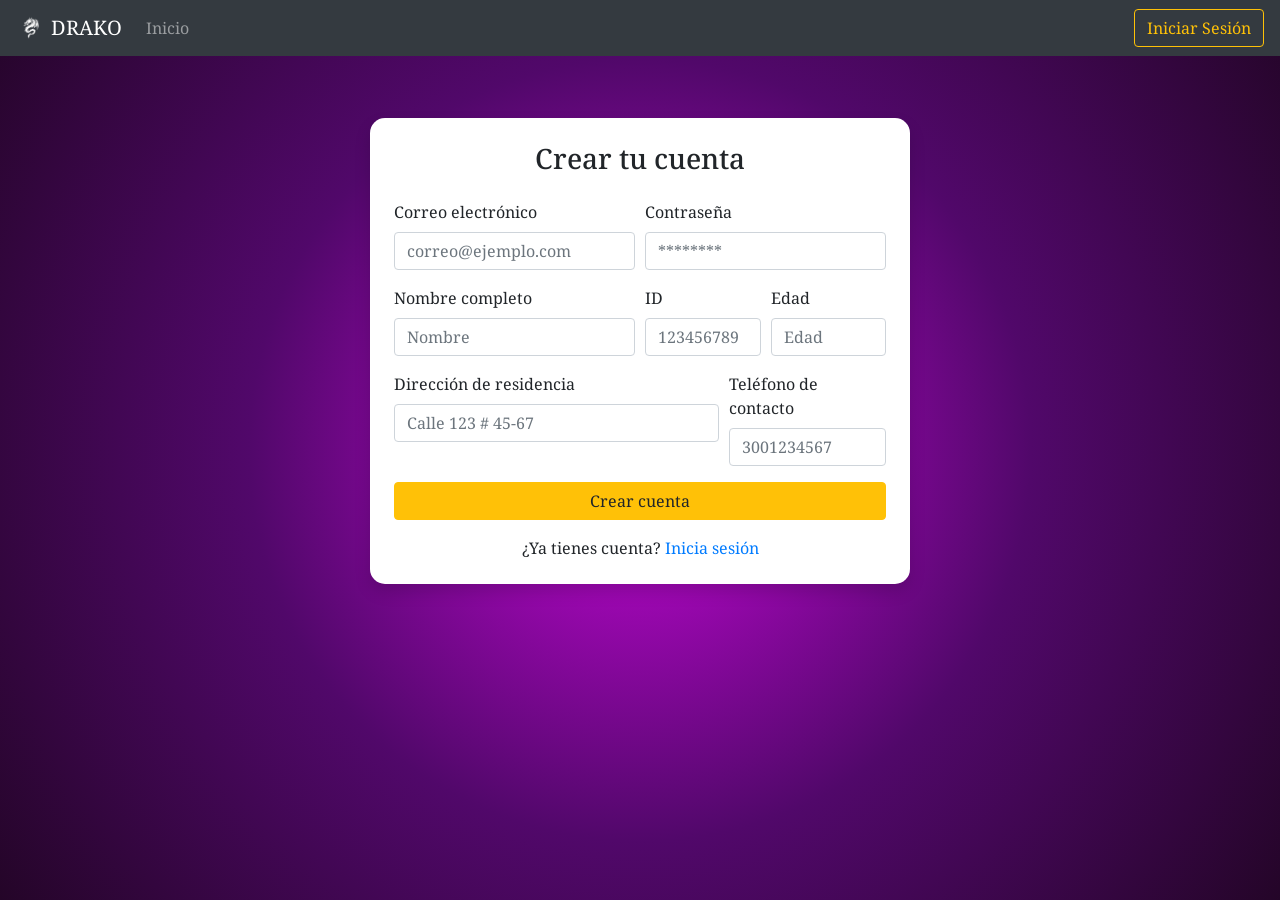
<file: registro.html>
<!doctype html>
<html lang="es">
<head>
    <meta charset="utf-8">
    <meta name="viewport" content="width=device-width, initial-scale=1, shrink-to-fit=no">
    <link rel="stylesheet" href="https://cdn.jsdelivr.net/npm/bootstrap@4.6.2/dist/css/bootstrap.min.css" integrity="sha384-xOolHFLEh07PJGoPkLv1IbcEPTNtaed2xpHsD9ESMhqIYd0nLMwNLD69Npy4HI+N" crossorigin="anonymous">
    <link rel="stylesheet" href="./assets/fontawesome-free-5.15.4-web/css/all.min.css">
    <link rel="stylesheet" href="css/styles.css">
    <title>Registrarse - DRAKO</title>
</head>
<body>

    <nav class="navbar navbar-expand-lg navbar-dark bg-dark fixed-top">
        <a class="navbar-brand" href="index.html">
            <img src="assets/logo.png" width="30" height="30" class="d-inline-block align-top rounded-circle" alt=""> DRAKO
        </a>
        <button class="navbar-toggler" type="button" data-toggle="collapse" data-target="#navbarNav">
            <span class="navbar-toggler-icon"></span>
        </button>
        <div class="collapse navbar-collapse" id="navbarNav">
            <ul class="navbar-nav mr-auto">
                <li class="nav-item">
                    <a class="nav-link" href="index.html">Inicio</a>
                </li>
                <li class="nav-item" id="navMiPerfil" style="display:none;">
                    <a class="nav-link" href="perfil.html">Mi Perfil</a>
                </li>
            </ul>
            <div class="navbar-nav" id="navButtons">
                <a class="btn btn-outline-warning" href="login.html">Iniciar Sesión</a>
            </div>
        </div>
    </nav>

    <div class="container">
        <div class="row justify-content-center mt-5">
            <div class="col-md-8 col-lg-6">
                <div class="card p-4 shadow">
                    <h3 class="text-center mb-4">Crear tu cuenta</h3>
                    <div class="form-row">
                        <div class="form-group col-sm-6">
                            <label>Correo electrónico</label>
                            <input type="email" class="form-control" id="email" placeholder="correo@ejemplo.com">
                        </div>
                        <div class="form-group col-sm-6">
                            <label>Contraseña</label>
                            <input type="password" class="form-control" id="password" placeholder="********">
                        </div>
                    </div>
                    <div class="form-row">
                        <div class="form-group col-sm-6">
                            <label>Nombre completo</label>
                            <input type="text" class="form-control" id="name" placeholder="Nombre">
                        </div>
                        <div class="form-group col-sm-3">
                            <label>ID</label>
                            <input type="text" class="form-control" id="identificacion" placeholder="123456789">
                        </div>
                        <div class="form-group col-sm-3">
                            <label>Edad</label>
                            <input type="number" class="form-control" id="edad" placeholder="Edad">
                        </div>
                    </div>
                    <div class="form-row">
                        <div class="form-group col-sm-8">
                            <label>Dirección de residencia</label>
                            <input type="text" class="form-control" id="direccion" placeholder="Calle 123 # 45-67">
                        </div>
                        <div class="form-group col-sm-4">
                            <label>Teléfono de contacto</label>
                            <input type="text" class="form-control" id="telefono" placeholder="3001234567">
                        </div>
                    </div>
                    <button class="btn btn-warning btn-block" onclick="registrar()">Crear cuenta</button>
                    <p class="text-center mt-3 mb-0">¿Ya tienes cuenta? <a href="login.html">Inicia sesión</a></p>
                </div>
            </div>
        </div>
    </div>

    <script src="https://cdn.jsdelivr.net/npm/jquery@3.5.1/dist/jquery.slim.min.js" integrity="sha384-DfXdz2htPH0lsSSs5nCTpuj/zy4C+OGpamoFVy38MVBnE+IbbVYUew+OrCXaRkfj" crossorigin="anonymous"></script>
    <script src="https://cdn.jsdelivr.net/npm/popper.js@1.16.1/dist/umd/popper.min.js" integrity="sha384-9/reFTGAW83EW2RDu2S0VKaIzap3H66lZH81PoYlFhbGU+6BZp6G7niu735Sk7lN" crossorigin="anonymous"></script>
    <script src="https://cdn.jsdelivr.net/npm/bootstrap@4.6.2/dist/js/bootstrap.min.js" integrity="sha384-+sLIOodYLS7CIrQpBjl+C7nPvqq+FbNUBDunl/OZv93DB7Ln/533i8e/mZXLi/P+" crossorigin="anonymous"></script>
    <script src="./js/index.js"></script>
    <script>actualizarNavbar()</script>
</body>
</html>
</file>
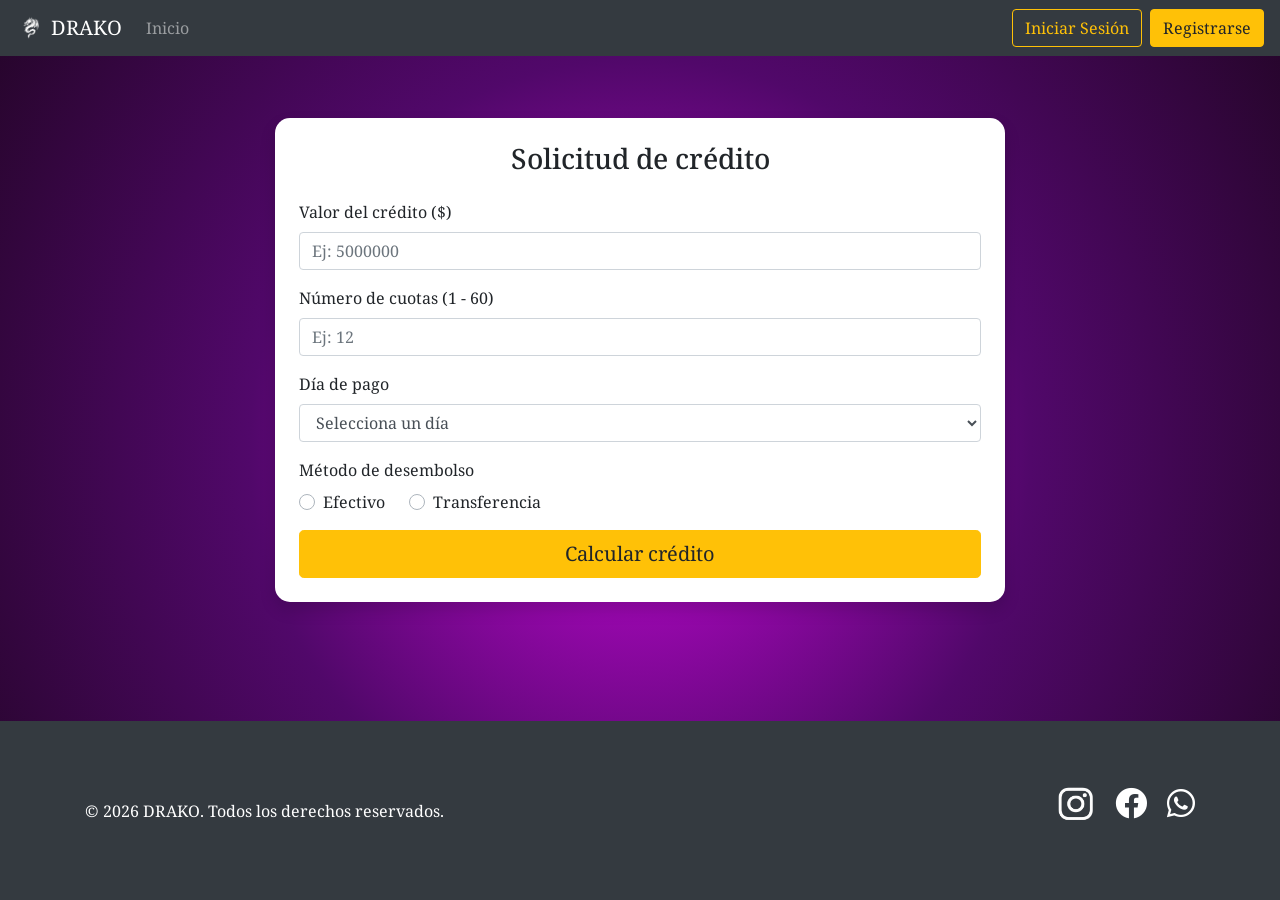
<file: solicitud.html>
<!doctype html>
<html lang="es">
<head>
    <meta charset="utf-8">
    <meta name="viewport" content="width=device-width, initial-scale=1, shrink-to-fit=no">
    <link rel="stylesheet" href="https://cdn.jsdelivr.net/npm/bootstrap@4.6.2/dist/css/bootstrap.min.css" integrity="sha384-xOolHFLEh07PJGoPkLv1IbcEPTNtaed2xpHsD9ESMhqIYd0nLMwNLD69Npy4HI+N" crossorigin="anonymous">
    <link rel="stylesheet" href="./assets/fontawesome-free-5.15.4-web/css/all.min.css">
    <link rel="stylesheet" href="./css/styles.css">
    <title>DRAKO - Solicitar crédito</title>
</head>
<body class="d-flex flex-column min-vh-100">

    <nav class="navbar navbar-expand-lg navbar-dark bg-dark fixed-top">
        <a class="navbar-brand" href="index.html">
            <img src="assets/logo.png" width="30" height="30" class="d-inline-block align-top rounded-circle" alt=""> DRAKO
        </a>
        <button class="navbar-toggler" type="button" data-toggle="collapse" data-target="#navbarNav">
            <span class="navbar-toggler-icon"></span>
        </button>
        <div class="collapse navbar-collapse" id="navbarNav">
            <ul class="navbar-nav mr-auto">
                <li class="nav-item">
                    <a class="nav-link" href="index.html">Inicio</a>
                </li>
                <li class="nav-item" id="navMiPerfil" style="display:none;">
                    <a class="nav-link" href="perfil.html">Mi Perfil</a>
                </li>
            </ul>
            <div class="navbar-nav" id="navButtons">
                <a class="btn btn-outline-warning mr-2 mb-2 mb-lg-0" href="login.html">Iniciar Sesión</a>
                <a class="btn btn-warning" href="registro.html">Registrarse</a>
            </div>
        </div>
    </nav>

    <div class="container py-5 flex-fill">
        <div class="row justify-content-center">
            <div class="col-lg-8">
                <div class="card p-4 shadow">
                    <h3 class="text-center mb-4">Solicitud de crédito</h3>
                    <div class="form-group">
                        <label>Valor del crédito ($)</label>
                        <input type="number" class="form-control" id="valorCredito" min="1" placeholder="Ej: 5000000">
                    </div>
                    <div class="form-group">
                        <label>Número de cuotas (1 - 60)</label>
                        <input type="number" class="form-control" id="numCuotas" min="1" max="60" placeholder="Ej: 12">
                    </div>
                    <div class="form-group">
                        <label>Día de pago</label>
                        <select class="form-control" id="diaPago">
                            <option value="">Selecciona un día</option>
                        </select>
                    </div>
                    <div class="form-group">
                        <label>Método de desembolso</label>
                        <div class="d-flex flex-wrap">
                            <div class="custom-control custom-radio mr-4">
                                <input type="radio" class="custom-control-input" id="efectivo" name="metodoDesembolso" value="efectivo" onchange="toggleDesembolso()">
                                <label class="custom-control-label" for="efectivo">Efectivo</label>
                            </div>
                            <div class="custom-control custom-radio">
                                <input type="radio" class="custom-control-input" id="transferencia" name="metodoDesembolso" value="transferencia" onchange="toggleDesembolso()">
                                <label class="custom-control-label" for="transferencia">Transferencia</label>
                            </div>
                        </div>
                    </div>
                    <div id="campoTransferencia" class="form-group" style="display:none;">
                        <label>Número de cuenta o teléfono</label>
                        <input type="text" class="form-control" id="cuentaTransferencia" placeholder="Ej: 1234567890">
                    </div>
                    <button class="btn btn-warning btn-block btn-lg" onclick="calcularCredito()">Calcular crédito</button>
                </div>

                <div id="resultados" class="mt-4" style="display:none;">
                    <div class="card p-4 shadow">
                        <h4 class="text-center mb-4">Resultados del crédito</h4>
                        <div class="row mb-4">
                            <div class="col-sm-6 mb-3">
                                <div class="bg-warning text-dark p-3 rounded text-center h-100">
                                    <small>Total a pagar</small>
                                    <h4 class="mb-0 font-weight-bold" id="totalPagar">$0</h4>
                                </div>
                            </div>
                            <div class="col-sm-6 mb-3">
                                <div class="bg-warning text-dark p-3 rounded text-center h-100">
                                    <small>Fecha primer pago</small>
                                    <h4 class="mb-0 font-weight-bold" id="fechaPrimerPago">—</h4>
                                </div>
                            </div>
                        </div>
                        <div class="bg-dark text-white p-3 rounded mb-4" id="desembolsoInfo"></div>
                        <h5>Plan de pagos</h5>
                        <div class="table-responsive">
                            <table class="table table-dark table-striped">
                                <thead>
                                    <tr>
                                        <th>#</th>
                                        <th>Fecha</th>
                                        <th>Valor cuota</th>
                                    </tr>
                                </thead>
                                <tbody id="planPagos"></tbody>
                            </table>
                        </div>
                        <button class="btn btn-success btn-block mt-3" onclick="enviarSolicitud()">Enviar solicitud</button>
                    </div>
                </div>
            </div>
        </div>
    </div>

    <footer class="bg-dark text-white py-4 flex-shrink-0">
        <div class="container">
            <div class="row align-items-center">
                <div class="col-md-6 text-center text-md-left mb-3 mb-md-0">
                    <p class="mb-0">&copy; 2026 DRAKO. Todos los derechos reservados.</p>
                </div>
                <div class="col-md-6 text-center text-md-right">
                    <a href="#" class="text-white mr-3"><img src="assets/insta.png" alt="Instagram" class="footer-icon"></a>
                    <a href="#" class="text-white mr-3"><i class="fab fa-facebook fa-2x"></i></a>
                    <a href="#" class="text-white"><i class="fab fa-whatsapp fa-2x"></i></a>
                </div>
            </div>
        </div>
    </footer>

    <script src="https://cdn.jsdelivr.net/npm/jquery@3.5.1/dist/jquery.slim.min.js" integrity="sha384-DfXdz2htPH0lsSSs5nCTpuj/zy4C+OGpamoFVy38MVBnE+IbbVYUew+OrCXaRkfj" crossorigin="anonymous"></script>
    <script src="https://cdn.jsdelivr.net/npm/popper.js@1.16.1/dist/umd/popper.min.js" integrity="sha384-9/reFTGAW83EW2RDu2S0VKaIzap3H66lZH81PoYlFhbGU+6BZp6G7niu735Sk7lN" crossorigin="anonymous"></script>
    <script src="https://cdn.jsdelivr.net/npm/bootstrap@4.6.2/dist/js/bootstrap.min.js" integrity="sha384-+sLIOodYLS7CIrQpBjl+C7nPvqq+FbNUBDunl/OZv93DB7Ln/533i8e/mZXLi/P+" crossorigin="anonymous"></script>
    <script src="./js/index.js"></script>
    <script>
        var dias = document.getElementById("diaPago")
        for(var i = 1; i <= 15; i++){
            var opcion = document.createElement("option")
            opcion.value = i
            opcion.textContent = i
            dias.appendChild(opcion)
        }
        actualizarNavbar()
    </script>
</body>
</html>
</file>
<file: css/styles.css>
@import url('https://fonts.googleapis.com/css2?family=Noto+Serif:ital,wght@0,100..900;1,100..900&display=swap');

body {
    padding-top: 70px;
    font-family: "Noto Serif", serif;
    font-weight: 400;
    font-style: normal;
    background: #c707d9;
    background: radial-gradient(circle, #c707d9 0%, rgb(81, 8, 106) 50%, rgb(36, 5, 40) 100%);
    min-height: 100vh;
}

.hero {
    height: 70vh;
    margin-top: -15px;
    background: linear-gradient(rgba(0, 0, 0, 0.6), rgba(0, 0, 0, 0.6)), url("../assets/fondo.png");
    background-size: cover;
    background-position: center;
    color: white;
}

@media(max-width: 576px) {
    .hero {
        height: 60vh;
    }

    .hero h1 {
        font-size: 1.8rem;
    }

    .hero .lead {
        font-size: 1rem;
    }
}

.card {
    border: none;
    border-radius: 15px;
    transition: transform 0.3s ease;
}

.card:hover {
    transform: translateY(-5px);
}

a.card-link {
    color: inherit;
}

a.card-link:hover {
    text-decoration: none;
}

.contact-icon {
    height: 60px;
    display: flex;
    align-items: center;
    justify-content: center;
    margin-bottom: 1rem;
}

.contact-icon img {
    max-height: 100%;
    width: auto;
}

.footer-icon {
    width: 70px;
    margin-top: -9px;
    margin-right: -15px;
    height: auto;
}

@media(max-width: 576px) {
    .footer-icon {
        width: 44px;
        margin-top: -1px;
    }

    .fab.fa-2x {
        font-size: 1.3em;
    }
}

.hero-hipotecario {
    height: 50vh;
    margin-top: -15px;
    background: linear-gradient(rgba(0, 0, 0, 0.6), rgba(0, 0, 0, 0.6)), url("../assets/fondo.png");
    background-size: cover;
    background-position: center;
    color: white;
    display: flex;
    align-items: center;
}

.rate-box {
    background: rgba(255, 255, 255, 0.1);
    border-radius: 15px;
    padding: 2rem;
    text-align: center;
    height: 100%;
}

.rate-box h3 {
    font-size: 2.5rem;
    font-weight: bold;
    color: #ffc107;
}

.requisito-item {
    display: flex;
    align-items: flex-start;
    margin-bottom: 1.5rem;
}

.requisito-item i {
    margin-right: 1rem;
    margin-top: 0.25rem;
    flex-shrink: 0;
}

@media(max-width: 576px) {
    .hero-hipotecario {
        height: 40vh;
    }

    .hero-hipotecario h1 {
        font-size: 1.8rem;
    }
}
</file>
